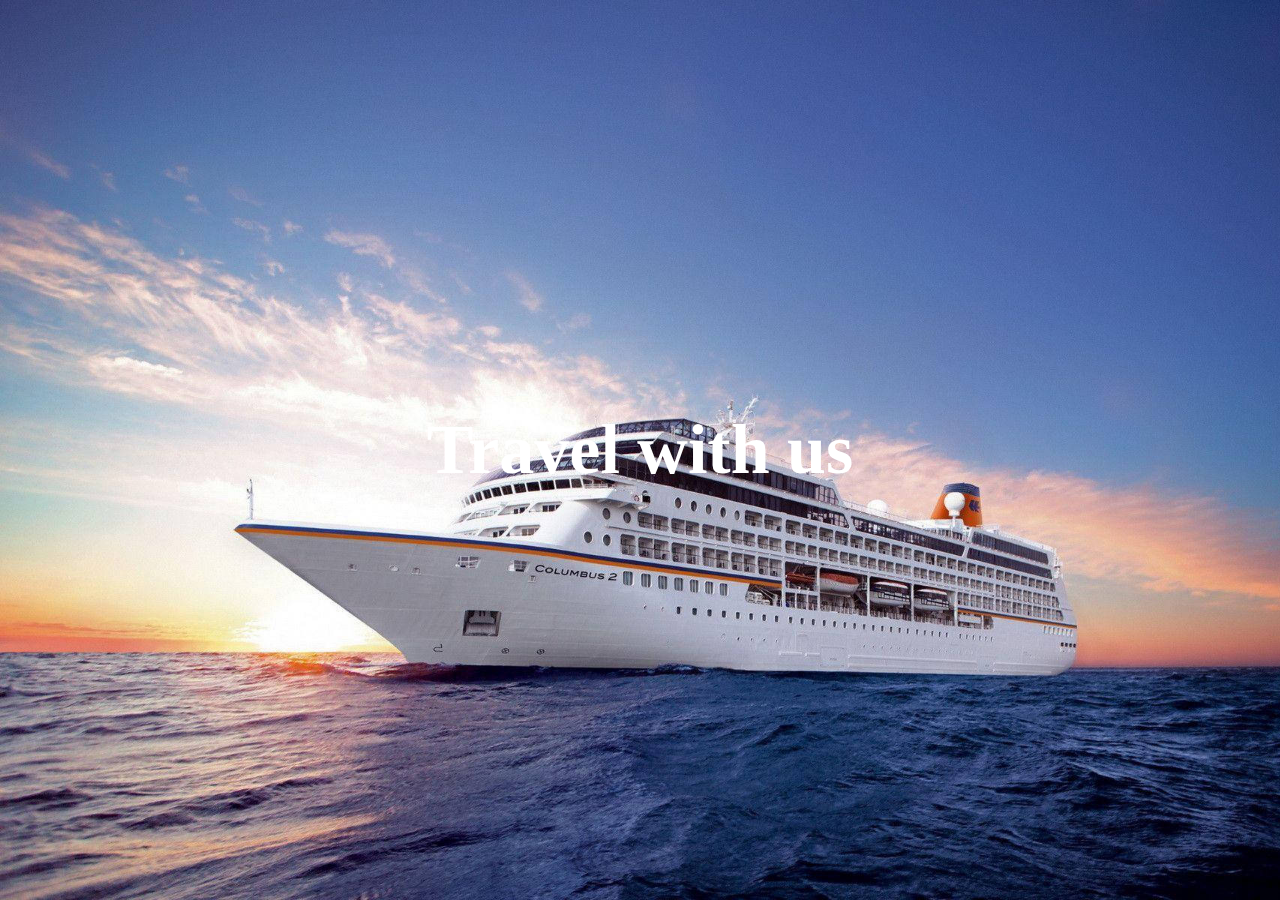
<file: About_Us.html>
<!DOCTYPE html>
<html lang="en">
<head>
    <meta charset="UTF-8">
    <meta name="viewport" content="width=device-width, initial-scale=1.0">
    <title>About Us</title>
    <link rel="stylesheet" href="style1.css">
</head>
<body>
    <header class="aboutusheader"></header>
    <h1>Travel with us</h1>
    
</body>
</html>
</file>
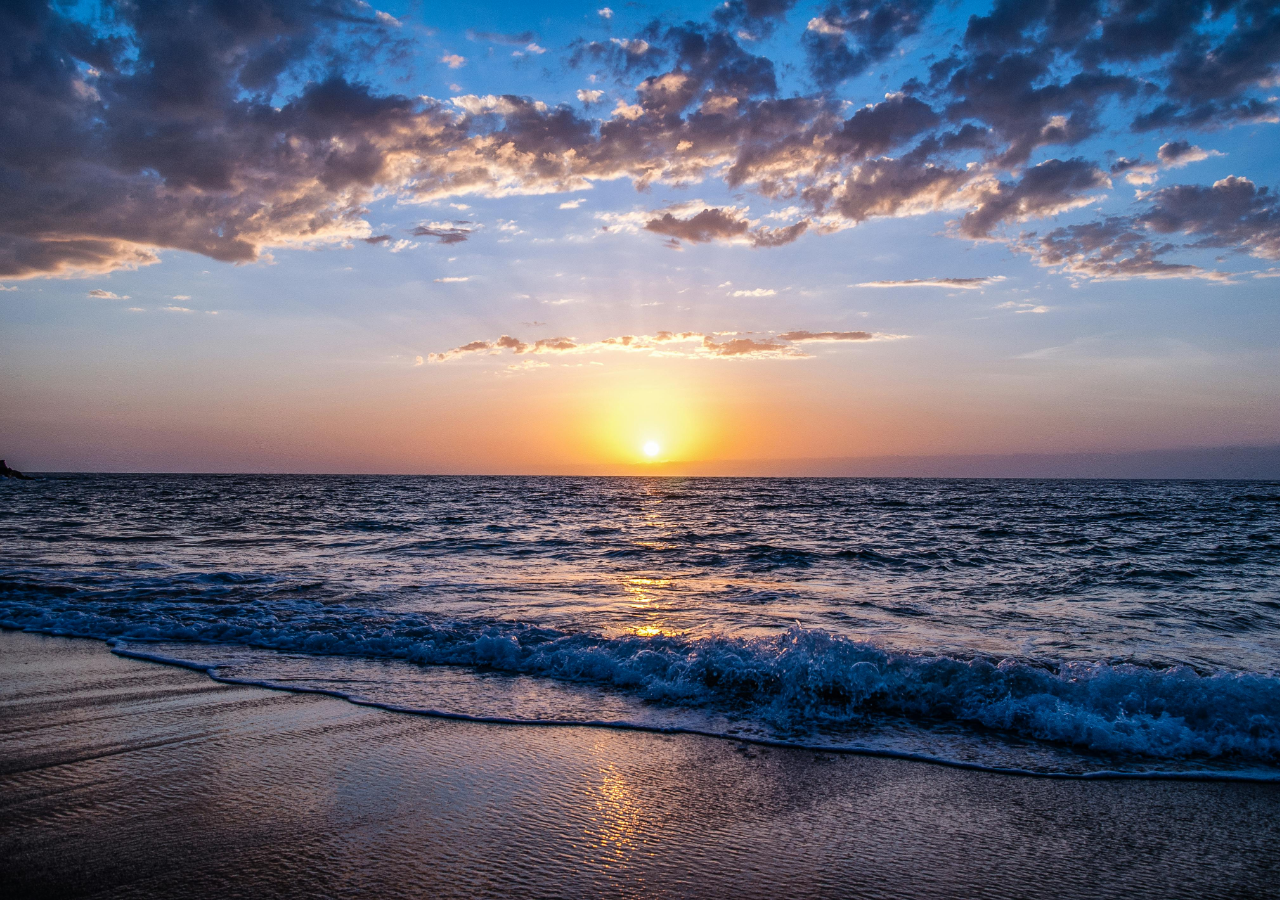
<file: Beaches.html>
<!DOCTYPE html>
<html lang="en">
<head>
    <meta charset="UTF-8">
    <meta name="viewport" content="width=device-width, initial-scale=1.0">
    <title>Foreign</title>
    <link rel="stylesheet" href="style1.css">
</head>
<body>
    <header class="beachesheader"></header>
    
</body>
</html>
</file>
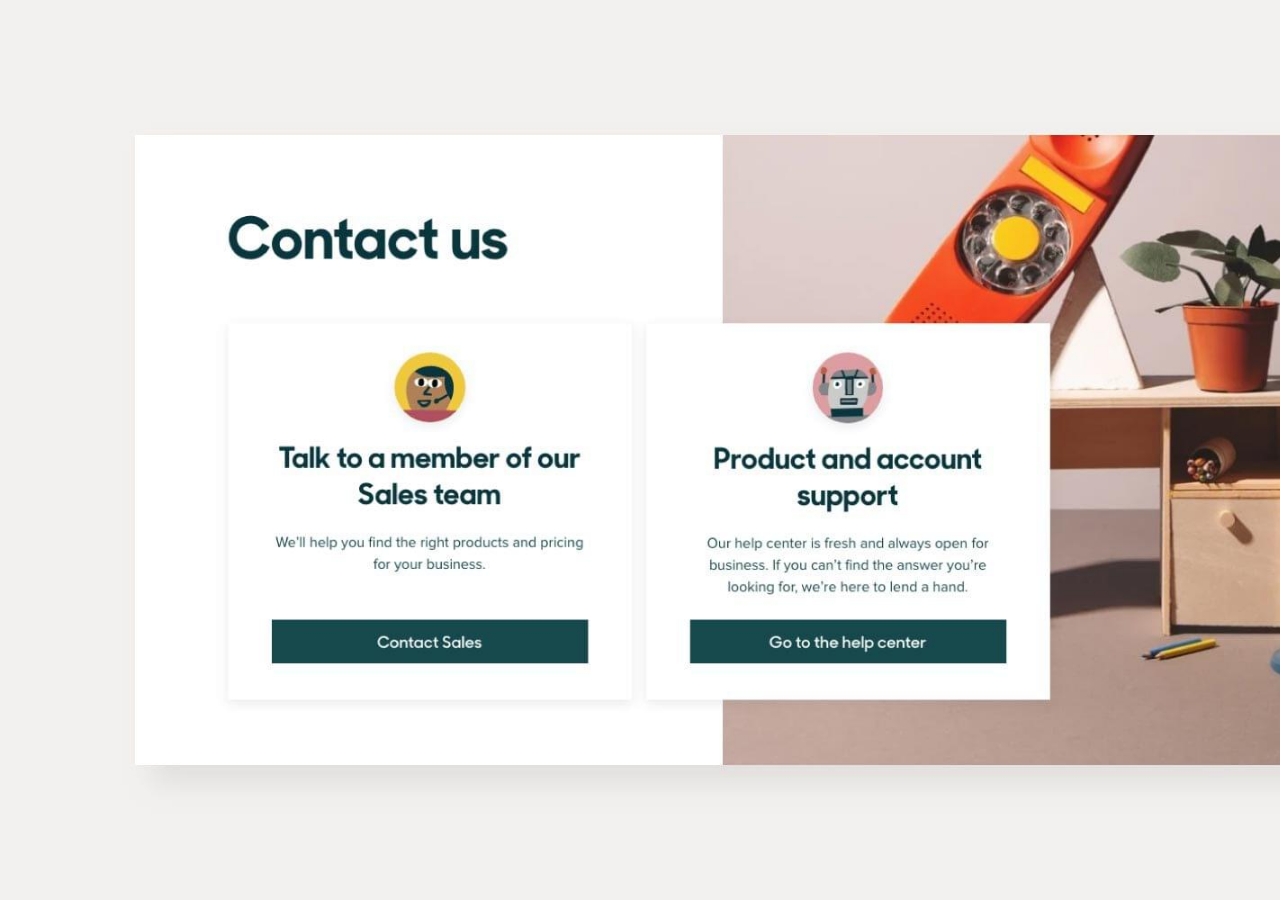
<file: Contact.html>
<!DOCTYPE html>
<html lang="en">
<head>
    <meta charset="UTF-8">
    <meta name="viewport" content="width=device-width, initial-scale=1.0">
    <title>Contact</title>
    <link rel="stylesheet" href="style1.css">
</head>
<body>
    <header class="contactheader">
    
    </header>
</body>
</html>
</file>
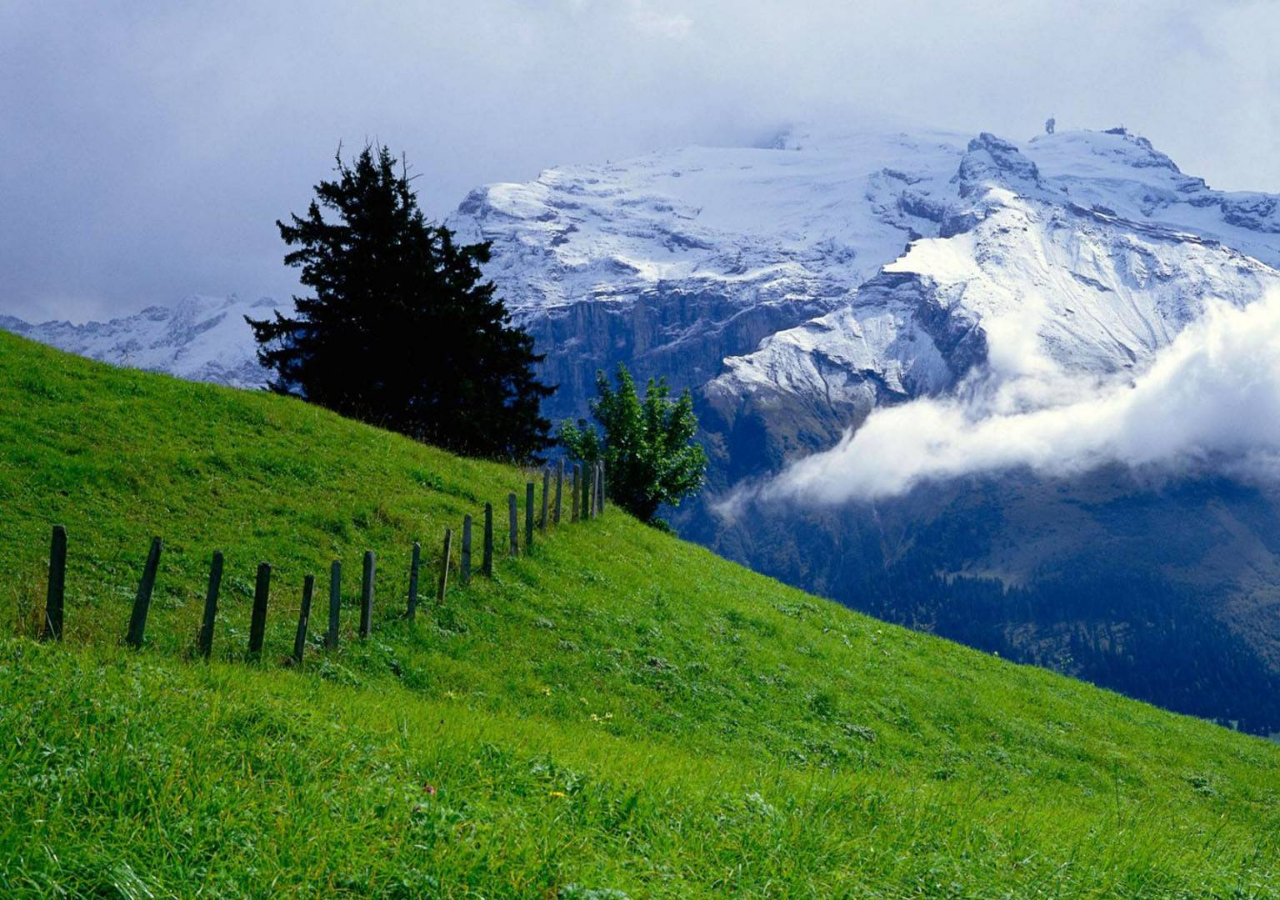
<file: Hill_Stations.html>
<!DOCTYPE html>
<html lang="en">
<head>
    <meta charset="UTF-8">
    <meta name="viewport" content="width=device-width, initial-scale=1.0">
    <title>Hill Stations</title>
    <link rel="stylesheet" href="style1.css">
</head>
<body>
    <header class="hillheader"></header>
    
</body>
</html>
</file>
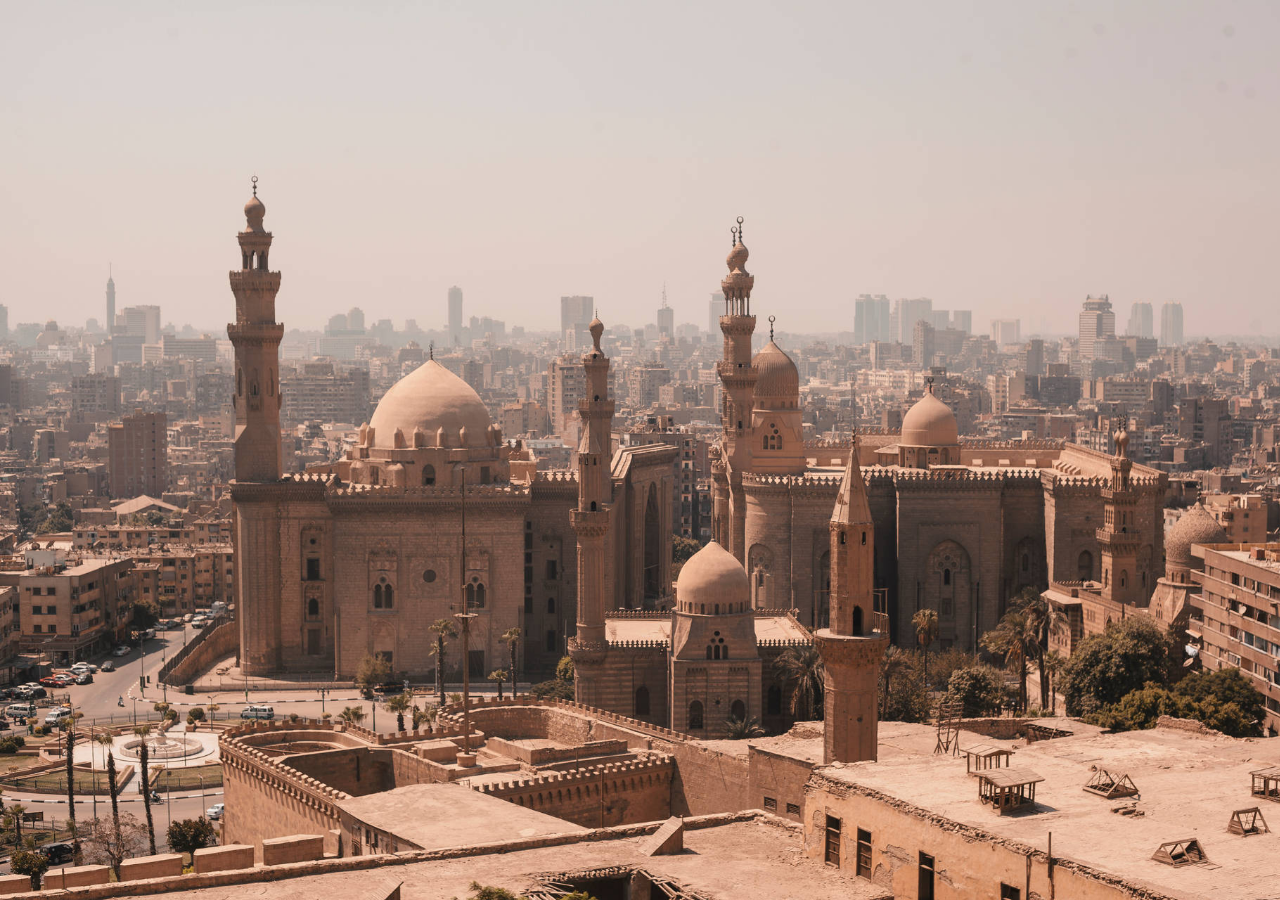
<file: Historic_Cities.html>
<!DOCTYPE html>
<html lang="en">
<head>
    <meta charset="UTF-8">
    <meta name="viewport" content="width=device-width, initial-scale=1.0">
    <title>Historic Cities</title>
    <link rel="stylesheet" href="style1.css">
</head>
<body>
    <header class="Historicheader"></header>
</body>
</html>
</file>
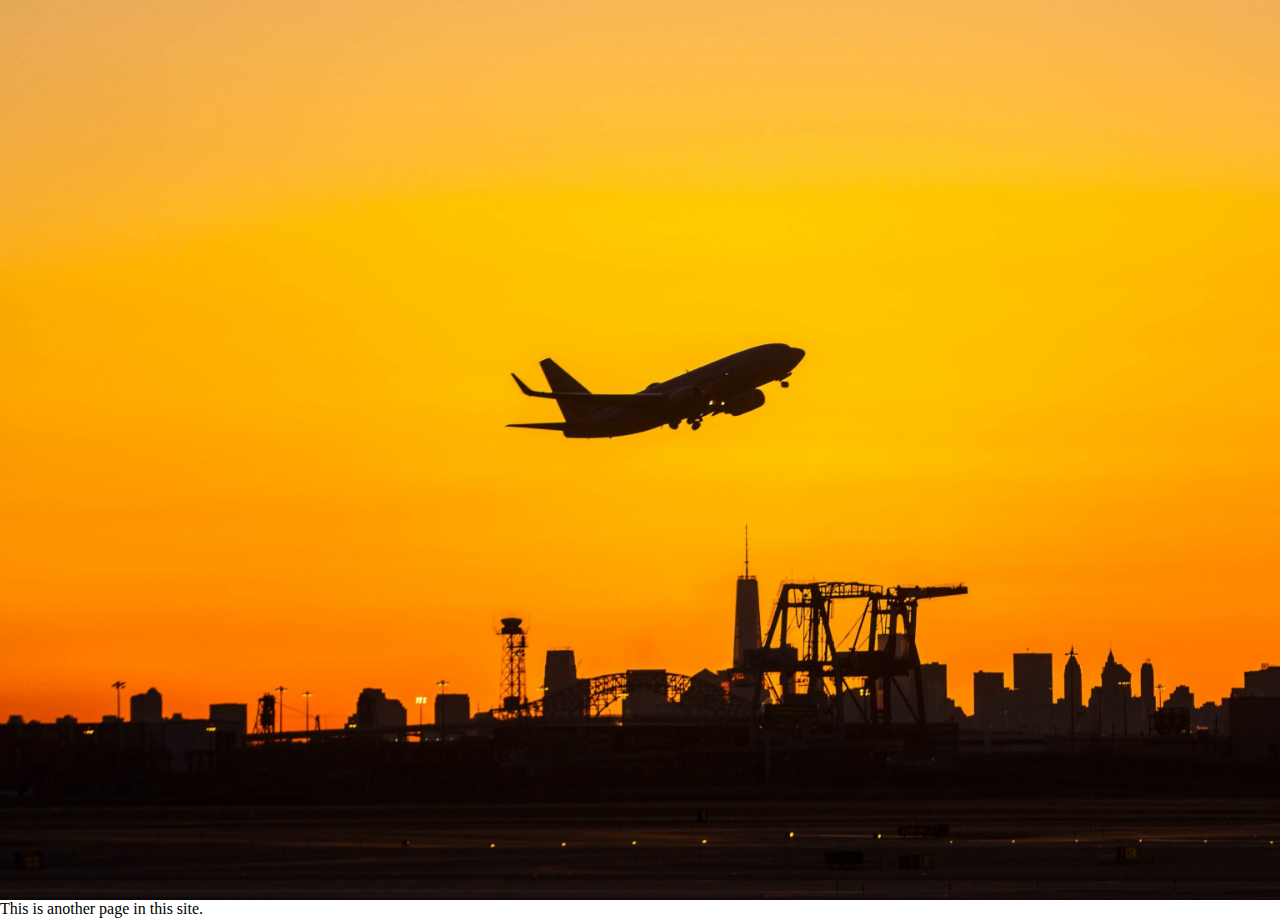
<file: home.html>
<!DOCTYPE html>
<html lang="en">
<head>
    <meta charset="UTF-8">
    <meta name="viewport" content="width=device-width, initial-scale=1.0">
    <title>Home</title>
    <link rel="stylesheet" href="style1.css">
</head>
<body>
    <header class="homeheader">


    </header>
    <p>This is another page in this site.</p>
    
</body>
</html>
</file>
<file: style1.css>
* {
    padding: 0;
    margin: 0;
    box-sizing: border-box;
}

.contactheader {
    width: 100%;
    height: 100vh;
    background: url('contact.jpg');
    background-size: cover;
    font-family: sans-serif;
    position: relative;
}

.beachesheader{
    width: 100%;
    height: 100vh;
    background: url('beach.jpg');
    background-size: cover;
    font-family: sans-serif;
    position: relative;
}

.hillheader{
    width: 100%;
    height: 100vh;
    background: url('hill.jpg');
    background-size: cover;
    font-family: sans-serif;
    position: relative;
}

.homeheader{
    width: 100%;
    height: 100vh;
    background: url('airport.jpg');
    background-size: cover;
    font-family: sans-serif;
    position: relative;
}

.Historicheader{
    width: 100%;
    height: 100vh;
    background: url('historiccity.jpg');
    background-size: cover;
    font-family: sans-serif;
    position: relative;
}

.aboutusheader{
    width: 100%;
    height: 100vh;
    background: url('image.jpg');
    background-size: cover;
    font-family: sans-serif;
    position: relative;
}

h1{
    font-size: 70px;
    max-width: 650px;
    position: absolute;
    top: 50%;
    left: 50%;
    transform: translate(-50%,-50%);
    text-align: center;
    color: white;
}
</file>
